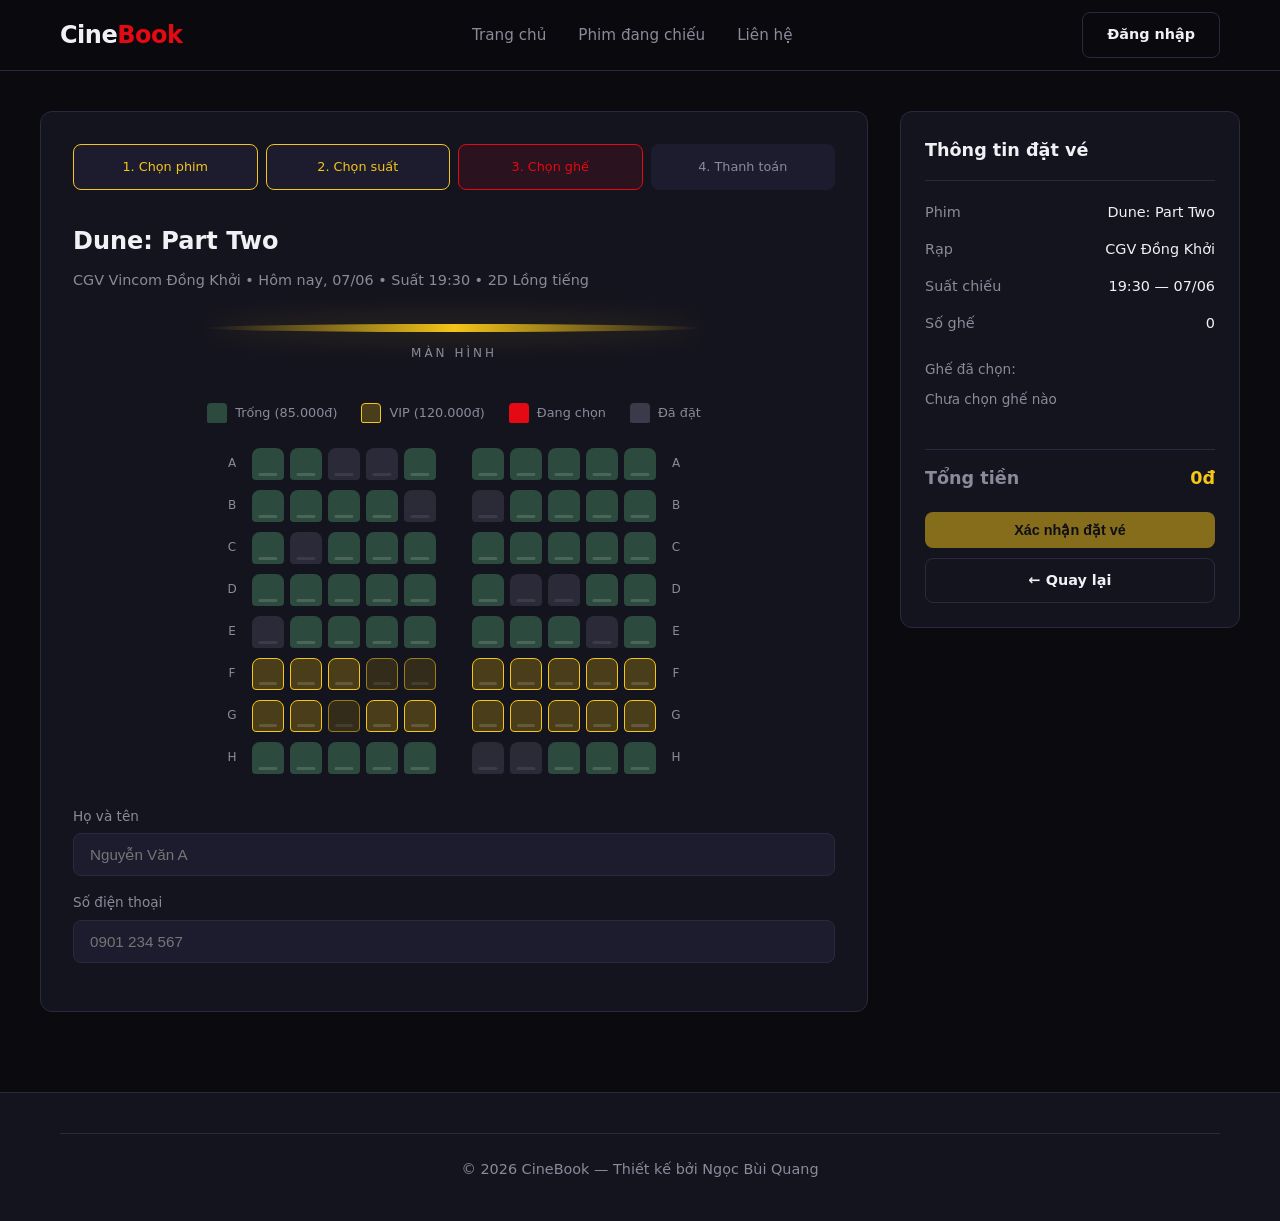
<file: booking.html>
<!DOCTYPE html>
<html lang="vi">
<head>
    <meta charset="UTF-8">
    <meta name="viewport" content="width=device-width, initial-scale=1.0">
    <title>Chọn ghế - CineBook</title>
    <link rel="stylesheet" href="css/style.css">
</head>
<body>

    <header class="header">
        <div class="container nav">
            <a href="index.html" class="logo">Cine<span>Book</span></a>
            <ul class="menu">
                <li><a href="index.html">Trang chủ</a></li>
                <li><a href="index.html#now-showing">Phim đang chiếu</a></li>
                <li><a href="contact.html">Liên hệ</a></li>
            </ul>
            <div class="nav-actions">
                <a href="login.html" class="btn btn-outline">Đăng nhập</a>
            </div>
        </div>
    </header>

    <div class="container booking-layout">

        <div class="booking-main">
            <div class="booking-steps">
                <div class="step done">1. Chọn phim</div>
                <div class="step done">2. Chọn suất</div>
                <div class="step active">3. Chọn ghế</div>
                <div class="step">4. Thanh toán</div>
            </div>

            <h2 style="margin-bottom: 8px;">Dune: Part Two</h2>
            <p style="color: var(--text-muted); margin-bottom: 32px; font-size: 0.9rem;">
                CGV Vincom Đồng Khởi • Hôm nay, 07/06 • Suất 19:30 • 2D Lồng tiếng
            </p>

            <div class="screen-area">
                <div class="screen"></div>
                <p class="screen-label">Màn hình</p>
            </div>

            <div class="seat-legend">
                <div class="legend-item">
                    <div class="legend-box available"></div>
                    <span>Trống (85.000đ)</span>
                </div>
                <div class="legend-item">
                    <div class="legend-box vip"></div>
                    <span>VIP (120.000đ)</span>
                </div>
                <div class="legend-item">
                    <div class="legend-box selected"></div>
                    <span>Đang chọn</span>
                </div>
                <div class="legend-item">
                    <div class="legend-box booked"></div>
                    <span>Đã đặt</span>
                </div>
            </div>

            <div class="seat-map" id="seatMap"></div>

            <div class="form-group">
                <label for="customerName">Họ và tên</label>
                <input type="text" id="customerName" placeholder="Nguyễn Văn A">
            </div>
            <div class="form-group">
                <label for="customerPhone">Số điện thoại</label>
                <input type="tel" id="customerPhone" placeholder="0901 234 567">
            </div>
        </div>

        <aside class="booking-sidebar">
            <h3>Thông tin đặt vé</h3>
            <div class="booking-info">
                <div class="info-row">
                    <span class="label">Phim</span>
                    <span class="value">Dune: Part Two</span>
                </div>
                <div class="info-row">
                    <span class="label">Rạp</span>
                    <span class="value">CGV Đồng Khởi</span>
                </div>
                <div class="info-row">
                    <span class="label">Suất chiếu</span>
                    <span class="value">19:30 — 07/06</span>
                </div>
                <div class="info-row">
                    <span class="label">Số ghế</span>
                    <span class="value" id="seatCount">0</span>
                </div>
            </div>

            <p style="font-size: 0.85rem; color: var(--text-muted); margin-bottom: 8px;">Ghế đã chọn:</p>
            <div class="selected-seats-list" id="selectedSeats">
                <span style="color: var(--text-muted)">Chưa chọn ghế nào</span>
            </div>

            <div class="info-row total">
                <span class="label">Tổng tiền</span>
                <span class="value" id="totalPrice">0đ</span>
            </div>

            <button class="btn btn-gold" id="confirmBtn" style="width: 100%; margin-top: 20px;" disabled>
                Xác nhận đặt vé
            </button>
            <a href="movie-detail.html" class="btn btn-outline" style="width: 100%; margin-top: 10px;">
                ← Quay lại
            </a>
        </aside>
    </div>

    <div class="modal-overlay" id="successModal">
        <div class="modal">
            <div class="modal-icon">🎬</div>
            <h2>Đặt vé thành công!</h2>
            <p id="modalSummary"></p>
            <div class="ticket-code" id="ticketCode">ABCD1234</div>
            <p style="font-size: 0.85rem;">Vui lòng đến rạp trước giờ chiếu 15 phút. Xuất trình mã vé tại quầy.</p>
            <button class="btn btn-primary" id="closeModal">Hoàn tất</button>
        </div>
    </div>

    <footer class="footer">
        <div class="container">
            <div class="footer-bottom">
                <p>© 2026 CineBook — Thiết kế bởi Ngọc Bùi Quang</p>
            </div>
        </div>
    </footer>

    <script src="js/booking.js"></script>
</body>
</html>
</file>
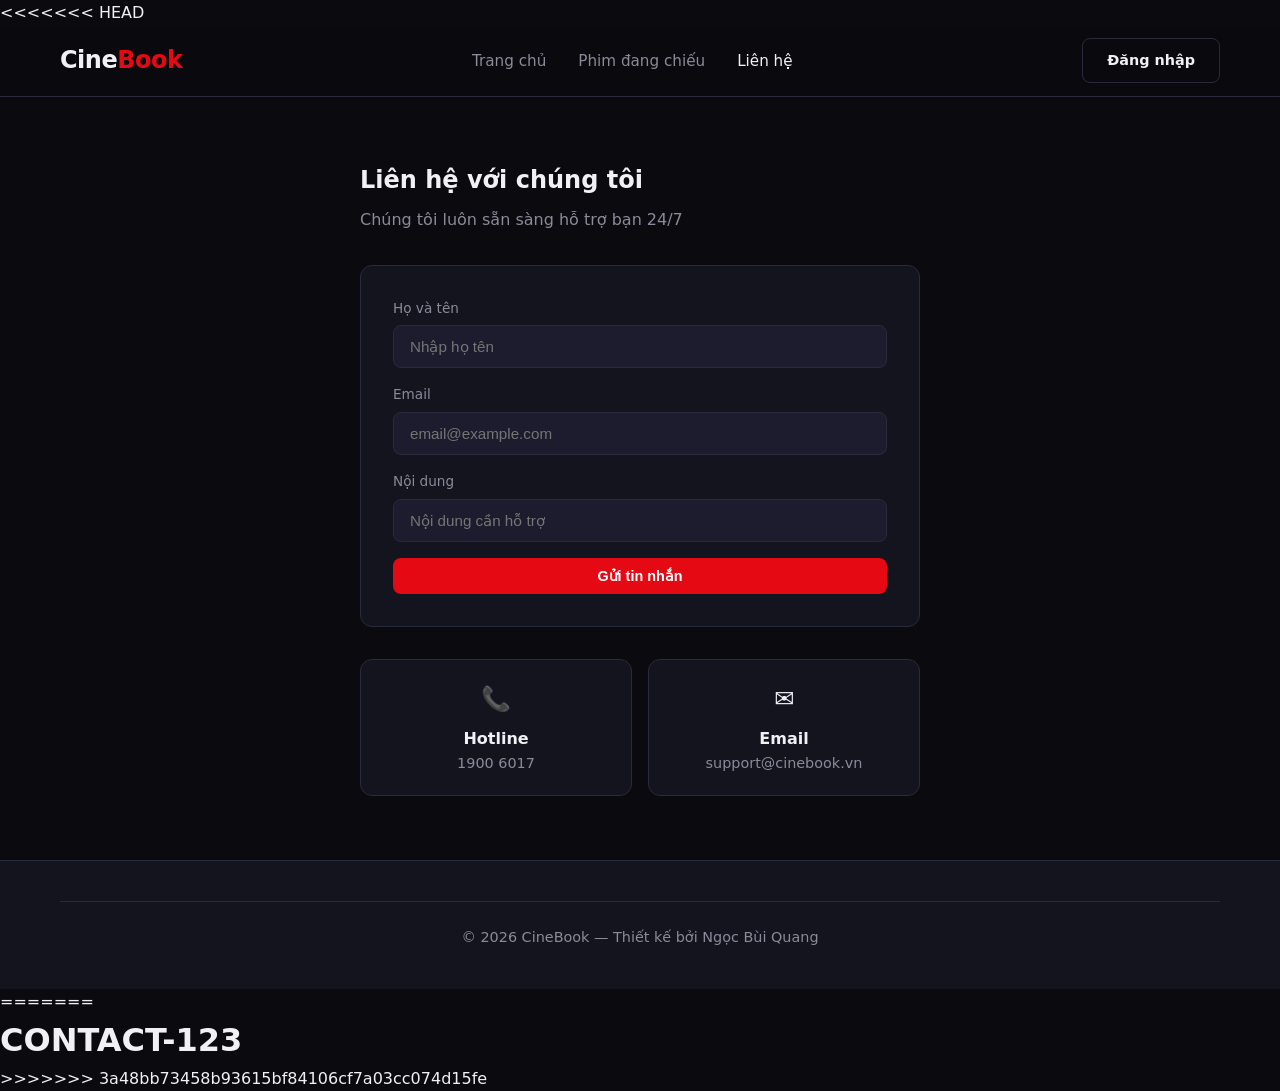
<file: contact.html>
<<<<<<< HEAD
<!DOCTYPE html>
<html lang="vi">
<head>
    <meta charset="UTF-8">
    <meta name="viewport" content="width=device-width, initial-scale=1.0">
    <title>Liên hệ - CineBook</title>
    <link rel="stylesheet" href="css/style.css">
</head>
<body>

    <header class="header">
        <div class="container nav">
            <a href="index.html" class="logo">Cine<span>Book</span></a>
            <ul class="menu">
                <li><a href="index.html">Trang chủ</a></li>
                <li><a href="index.html#now-showing">Phim đang chiếu</a></li>
                <li><a href="contact.html" class="active">Liên hệ</a></li>
            </ul>
            <div class="nav-actions">
                <a href="login.html" class="btn btn-outline">Đăng nhập</a>
            </div>
        </div>
    </header>

    <section class="section">
        <div class="container" style="max-width: 600px;">
            <h2 style="margin-bottom: 8px;">Liên hệ với chúng tôi</h2>
            <p style="color: var(--text-muted); margin-bottom: 32px;">Chúng tôi luôn sẵn sàng hỗ trợ bạn 24/7</p>

            <div style="background: var(--bg-card); border: 1px solid var(--border); border-radius: var(--radius); padding: 32px;">
                <div class="form-group">
                    <label for="name">Họ và tên</label>
                    <input type="text" id="name" placeholder="Nhập họ tên">
                </div>
                <div class="form-group">
                    <label for="email">Email</label>
                    <input type="email" id="email" placeholder="email@example.com">
                </div>
                <div class="form-group">
                    <label for="message">Nội dung</label>
                    <input type="text" id="message" placeholder="Nội dung cần hỗ trợ">
                </div>
                <button class="btn btn-primary" style="width: 100%;">Gửi tin nhắn</button>
            </div>

            <div style="margin-top: 32px; display: grid; grid-template-columns: 1fr 1fr; gap: 16px;">
                <div style="background: var(--bg-card); border: 1px solid var(--border); border-radius: var(--radius); padding: 20px; text-align: center;">
                    <p style="font-size: 1.5rem; margin-bottom: 8px;">📞</p>
                    <p style="font-weight: 600;">Hotline</p>
                    <p style="color: var(--text-muted); font-size: 0.9rem;">1900 6017</p>
                </div>
                <div style="background: var(--bg-card); border: 1px solid var(--border); border-radius: var(--radius); padding: 20px; text-align: center;">
                    <p style="font-size: 1.5rem; margin-bottom: 8px;">✉️</p>
                    <p style="font-weight: 600;">Email</p>
                    <p style="color: var(--text-muted); font-size: 0.9rem;">support@cinebook.vn</p>
                </div>
            </div>
        </div>
    </section>

    <footer class="footer">
        <div class="container">
            <div class="footer-bottom">
                <p>© 2026 CineBook — Thiết kế bởi Ngọc Bùi Quang</p>
            </div>
        </div>
    </footer>

</body>
=======
<!doctype html>
<html lang="en">
  <head>
    <meta charset="UTF-8" />
    <meta name="viewport" content="width=device-width, initial-scale=1.0" />
    <title>Document</title>
  </head>
  <body>
    <h1>CONTACT-123</h1>
  </body>
>>>>>>> 3a48bb73458b93615bf84106cf7a03cc074d15fe
</html>
</file>
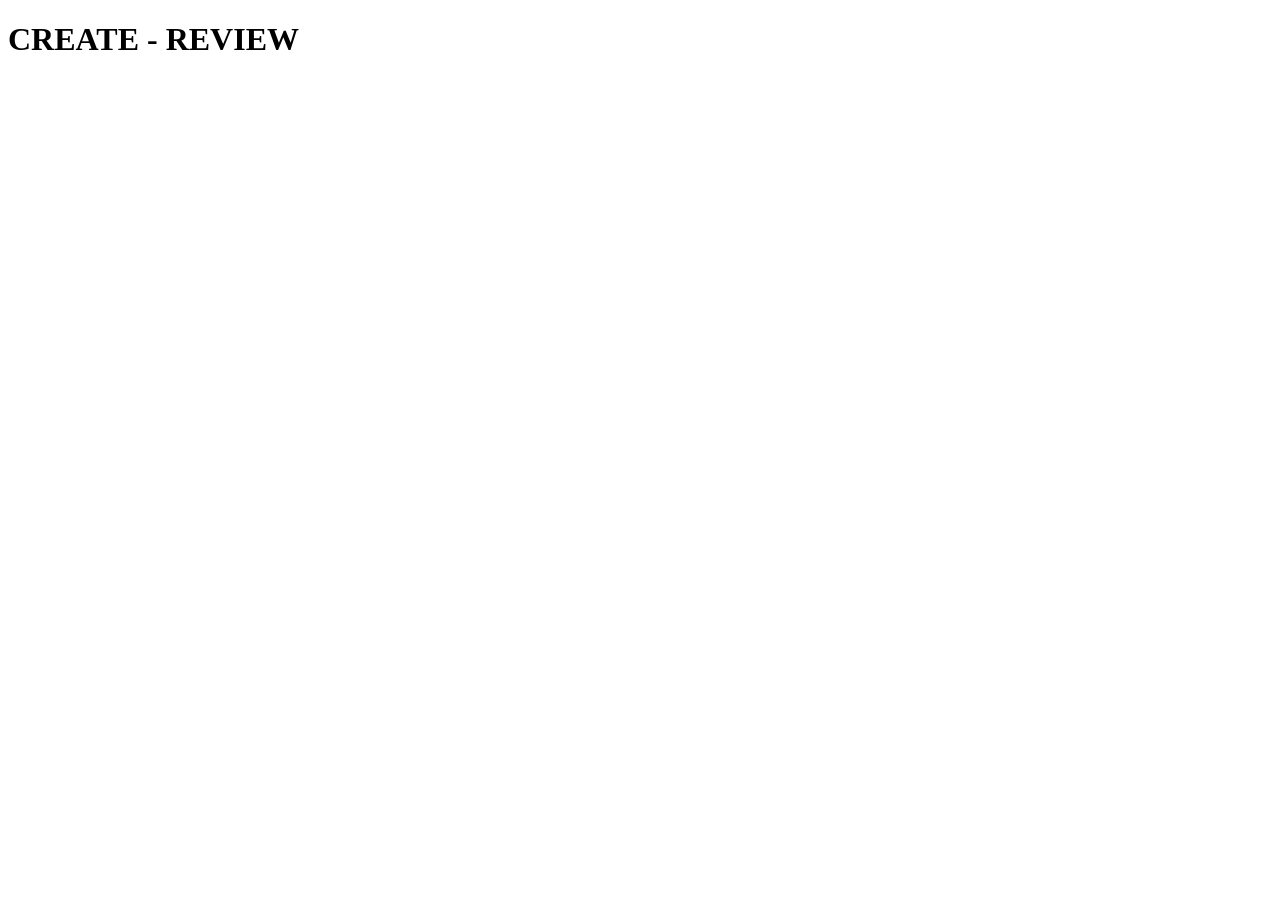
<file: create.html>
<!DOCTYPE html>
<html lang="en">
<head>
    <meta charset="UTF-8">
    <meta name="viewport" content="width=device-width, initial-scale=1.0">
    <title>Document</title>
</head>
<body>
    <h1>CREATE - REVIEW</h1>
</body>
</html>
</file>
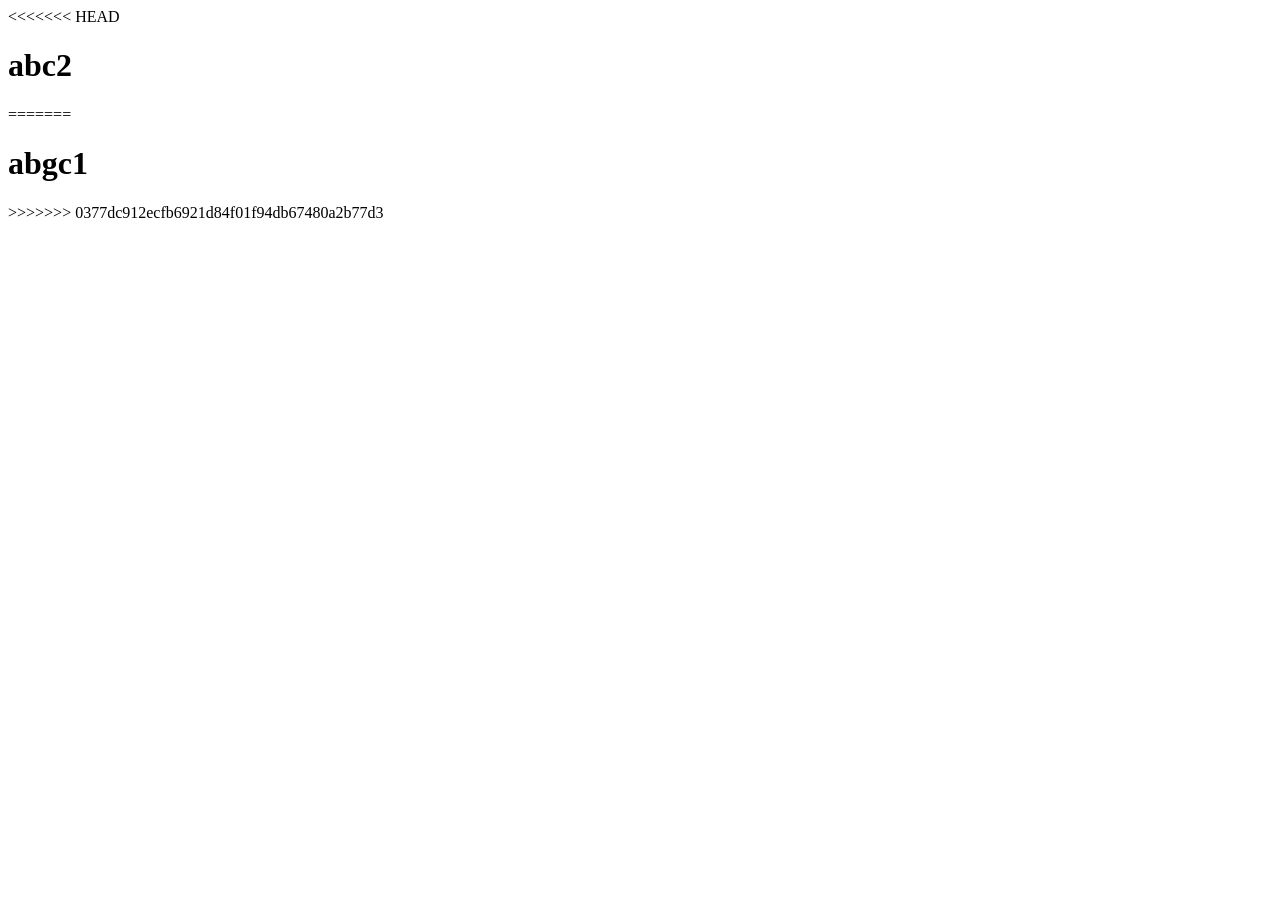
<file: edit.html>
<!DOCTYPE html>
<html lang="en">
<head>
    <meta charset="UTF-8">
    <meta name="viewport" content="width=device-width, initial-scale=1.0">
    <title>Document</title>
</head>
<body>
<<<<<<< HEAD
    <h1>abc2</h1>
=======
    <h1>abgc1</h1>
>>>>>>> 0377dc912ecfb6921d84f01f94db67480a2b77d3
</body>
</html>
</file>
<file: css/style.css>
/* ===== RESET & VARIABLES ===== */
*,
*::before,
*::after {
    box-sizing: border-box;
    margin: 0;
    padding: 0;
}

:root {
    --bg-dark: #0a0a0f;
    --bg-card: #14141f;
    --bg-elevated: #1c1c2e;
    --accent: #e50914;
    --accent-hover: #ff1a25;
    --gold: #f5c518;
    --text: #f0f0f5;
    --text-muted: #8a8a9a;
    --border: #2a2a3e;
    --seat-available: #2d4a3e;
    --seat-selected: #e50914;
    --seat-booked: #3a3a4a;
    --radius: 12px;
    --shadow: 0 8px 32px rgba(0, 0, 0, 0.4);
}

html {
    scroll-behavior: smooth;
}

body {
    font-family: "Segoe UI", system-ui, -apple-system, sans-serif;
    background: var(--bg-dark);
    color: var(--text);
    line-height: 1.6;
    min-height: 100vh;
}

a {
    color: inherit;
    text-decoration: none;
}

img {
    max-width: 100%;
    display: block;
}

.container {
    max-width: 1200px;
    margin: 0 auto;
    padding: 0 20px;
}

/* ===== HEADER ===== */
.header {
    position: sticky;
    top: 0;
    z-index: 100;
    background: rgba(10, 10, 15, 0.92);
    backdrop-filter: blur(12px);
    border-bottom: 1px solid var(--border);
}

.nav {
    display: flex;
    align-items: center;
    justify-content: space-between;
    height: 70px;
}

.logo {
    font-size: 1.5rem;
    font-weight: 800;
    letter-spacing: -0.5px;
}

.logo span {
    color: var(--accent);
}

.menu {
    display: flex;
    list-style: none;
    gap: 32px;
}

.menu a {
    font-size: 0.95rem;
    color: var(--text-muted);
    transition: color 0.2s;
}

.menu a:hover,
.menu a.active {
    color: var(--text);
}

.nav-actions {
    display: flex;
    gap: 12px;
    align-items: center;
}

.btn {
    display: inline-flex;
    align-items: center;
    justify-content: center;
    gap: 8px;
    padding: 10px 24px;
    border-radius: 8px;
    font-size: 0.9rem;
    font-weight: 600;
    border: none;
    cursor: pointer;
    transition: all 0.2s;
}

.btn-primary {
    background: var(--accent);
    color: #fff;
}

.btn-primary:hover {
    background: var(--accent-hover);
    transform: translateY(-1px);
}

.btn-outline {
    background: transparent;
    color: var(--text);
    border: 1px solid var(--border);
}

.btn-outline:hover {
    border-color: var(--text-muted);
    background: var(--bg-elevated);
}

.btn-gold {
    background: var(--gold);
    color: #0a0a0f;
}

.btn-gold:hover {
    filter: brightness(1.1);
}

.btn:disabled {
    opacity: 0.5;
    cursor: not-allowed;
    transform: none;
}

/* ===== HERO ===== */
.hero {
    position: relative;
    min-height: 520px;
    display: flex;
    align-items: center;
    overflow: hidden;
}

.hero-bg {
    position: absolute;
    inset: 0;
    background:
        linear-gradient(90deg, var(--bg-dark) 0%, transparent 50%, var(--bg-dark) 100%),
        linear-gradient(0deg, var(--bg-dark) 0%, transparent 40%),
        url("https://images.unsplash.com/photo-1489599849927-2ee91cede3ba?w=1600&q=80") center/cover;
    z-index: 0;
}

.hero .container {
    position: relative;
    z-index: 1;
    display: grid;
    grid-template-columns: 1fr 320px;
    gap: 48px;
    align-items: center;
    padding-top: 40px;
    padding-bottom: 40px;
}

.hero-badge {
    display: inline-block;
    background: var(--accent);
    color: #fff;
    font-size: 0.75rem;
    font-weight: 700;
    padding: 4px 12px;
    border-radius: 4px;
    margin-bottom: 16px;
    text-transform: uppercase;
    letter-spacing: 1px;
}

.hero h1 {
    font-size: 3rem;
    font-weight: 800;
    line-height: 1.15;
    margin-bottom: 16px;
}

.hero-meta {
    display: flex;
    flex-wrap: wrap;
    gap: 16px;
    color: var(--text-muted);
    font-size: 0.9rem;
    margin-bottom: 20px;
}

.hero-meta span {
    display: flex;
    align-items: center;
    gap: 6px;
}

.hero-desc {
    color: var(--text-muted);
    max-width: 560px;
    margin-bottom: 28px;
    font-size: 1rem;
}

.hero-actions {
    display: flex;
    gap: 12px;
    flex-wrap: wrap;
}

.hero-poster {
    border-radius: var(--radius);
    overflow: hidden;
    box-shadow: var(--shadow);
    aspect-ratio: 2/3;
    background: var(--bg-card);
}

.hero-poster img {
    width: 100%;
    height: 100%;
    object-fit: cover;
}

/* ===== SECTIONS ===== */
.section {
    padding: 64px 0;
}

.section-header {
    display: flex;
    align-items: center;
    justify-content: space-between;
    margin-bottom: 32px;
}

.section-header h2 {
    font-size: 1.75rem;
    font-weight: 700;
}

.section-header a {
    color: var(--accent);
    font-size: 0.9rem;
    font-weight: 600;
}

/* ===== MOVIE GRID ===== */
.movie-grid {
    display: grid;
    grid-template-columns: repeat(auto-fill, minmax(220px, 1fr));
    gap: 24px;
}

.movie-card {
    background: var(--bg-card);
    border-radius: var(--radius);
    overflow: hidden;
    border: 1px solid var(--border);
    transition: transform 0.25s, box-shadow 0.25s;
}

.movie-card:hover {
    transform: translateY(-6px);
    box-shadow: var(--shadow);
    border-color: transparent;
}

.movie-poster {
    position: relative;
    aspect-ratio: 2/3;
    overflow: hidden;
}

.movie-poster img {
    width: 100%;
    height: 100%;
    object-fit: cover;
    transition: transform 0.4s;
}

.movie-card:hover .movie-poster img {
    transform: scale(1.05);
}

.movie-rating {
    position: absolute;
    top: 12px;
    right: 12px;
    background: rgba(0, 0, 0, 0.75);
    color: var(--gold);
    font-weight: 700;
    font-size: 0.85rem;
    padding: 4px 10px;
    border-radius: 6px;
}

.movie-info {
    padding: 16px;
}

.movie-info h3 {
    font-size: 1rem;
    font-weight: 600;
    margin-bottom: 6px;
    white-space: nowrap;
    overflow: hidden;
    text-overflow: ellipsis;
}

.movie-info .genre {
    color: var(--text-muted);
    font-size: 0.8rem;
    margin-bottom: 12px;
}

.movie-info .btn {
    width: 100%;
    padding: 8px;
    font-size: 0.85rem;
}

/* ===== SHOWTIME TAGS ===== */
.showtime-list {
    display: flex;
    flex-wrap: wrap;
    gap: 10px;
}

.showtime-tag {
    padding: 8px 16px;
    background: var(--bg-elevated);
    border: 1px solid var(--border);
    border-radius: 8px;
    font-size: 0.85rem;
    cursor: pointer;
    transition: all 0.2s;
}

.showtime-tag:hover,
.showtime-tag.active {
    border-color: var(--accent);
    background: rgba(229, 9, 20, 0.15);
    color: var(--accent);
}

/* ===== BOOKING PAGE ===== */
.booking-layout {
    display: grid;
    grid-template-columns: 1fr 340px;
    gap: 32px;
    padding: 40px 0 80px;
    align-items: start;
}

.booking-main {
    background: var(--bg-card);
    border-radius: var(--radius);
    border: 1px solid var(--border);
    padding: 32px;
}

.booking-steps {
    display: flex;
    gap: 8px;
    margin-bottom: 32px;
}

.step {
    flex: 1;
    text-align: center;
    padding: 12px;
    background: var(--bg-elevated);
    border-radius: 8px;
    font-size: 0.8rem;
    color: var(--text-muted);
    border: 1px solid transparent;
}

.step.active {
    border-color: var(--accent);
    color: var(--accent);
    background: rgba(229, 9, 20, 0.1);
}

.step.done {
    color: var(--gold);
    border-color: var(--gold);
}

/* ===== CINEMA SCREEN ===== */
.screen-area {
    text-align: center;
    margin-bottom: 40px;
}

.screen {
    width: 80%;
    max-width: 500px;
    height: 8px;
    margin: 0 auto 12px;
    background: linear-gradient(90deg, transparent, var(--gold), transparent);
    border-radius: 50%;
    box-shadow: 0 0 30px rgba(245, 197, 24, 0.3);
}

.screen-label {
    font-size: 0.75rem;
    color: var(--text-muted);
    letter-spacing: 3px;
    text-transform: uppercase;
}

/* ===== SEAT MAP ===== */
.seat-map {
    display: flex;
    flex-direction: column;
    gap: 10px;
    align-items: center;
    margin-bottom: 32px;
}

.seat-row {
    display: flex;
    align-items: center;
    gap: 8px;
}

.row-label {
    width: 24px;
    font-size: 0.75rem;
    color: var(--text-muted);
    text-align: center;
}

.seats-group {
    display: flex;
    gap: 6px;
}

.seat-gap {
    width: 24px;
}

.seat {
    width: 32px;
    height: 32px;
    border-radius: 8px 8px 4px 4px;
    border: none;
    cursor: pointer;
    transition: all 0.15s;
    background: var(--seat-available);
    position: relative;
}

.seat::after {
    content: "";
    position: absolute;
    bottom: 4px;
    left: 50%;
    transform: translateX(-50%);
    width: 60%;
    height: 3px;
    background: rgba(255, 255, 255, 0.15);
    border-radius: 2px;
}

.seat:hover:not(.booked):not(.selected) {
    background: #3d6b5a;
    transform: scale(1.1);
}

.seat.selected {
    background: var(--seat-selected);
    box-shadow: 0 0 12px rgba(229, 9, 20, 0.5);
}

.seat.booked {
    background: var(--seat-booked);
    cursor: not-allowed;
    opacity: 0.6;
}

.seat.vip {
    background: #4a3d1a;
    border: 1px solid var(--gold);
}

.seat.vip.selected {
    background: var(--gold);
    color: #0a0a0f;
}

/* ===== SEAT LEGEND ===== */
.seat-legend {
    display: flex;
    justify-content: center;
    gap: 24px;
    flex-wrap: wrap;
    margin-bottom: 24px;
}

.legend-item {
    display: flex;
    align-items: center;
    gap: 8px;
    font-size: 0.8rem;
    color: var(--text-muted);
}

.legend-box {
    width: 20px;
    height: 20px;
    border-radius: 4px 4px 2px 2px;
}

.legend-box.available { background: var(--seat-available); }
.legend-box.selected { background: var(--seat-selected); }
.legend-box.booked { background: var(--seat-booked); }
.legend-box.vip { background: #4a3d1a; border: 1px solid var(--gold); }

/* ===== BOOKING SIDEBAR ===== */
.booking-sidebar {
    position: sticky;
    top: 90px;
    background: var(--bg-card);
    border-radius: var(--radius);
    border: 1px solid var(--border);
    padding: 24px;
}

.booking-sidebar h3 {
    font-size: 1.1rem;
    margin-bottom: 20px;
    padding-bottom: 16px;
    border-bottom: 1px solid var(--border);
}

.booking-info {
    display: flex;
    flex-direction: column;
    gap: 14px;
    margin-bottom: 24px;
}

.info-row {
    display: flex;
    justify-content: space-between;
    font-size: 0.9rem;
}

.info-row .label {
    color: var(--text-muted);
}

.info-row.total {
    font-size: 1.1rem;
    font-weight: 700;
    padding-top: 14px;
    border-top: 1px solid var(--border);
}

.info-row.total .value {
    color: var(--gold);
}

.selected-seats-list {
    min-height: 40px;
    color: var(--text-muted);
    font-size: 0.85rem;
    margin-bottom: 20px;
}

.selected-seats-list .seat-chip {
    display: inline-block;
    background: rgba(229, 9, 20, 0.2);
    color: var(--accent);
    padding: 4px 10px;
    border-radius: 6px;
    margin: 4px 4px 0 0;
    font-size: 0.8rem;
    font-weight: 600;
}

/* ===== MOVIE DETAIL ===== */
.movie-detail {
    padding: 40px 0 80px;
}

.detail-grid {
    display: grid;
    grid-template-columns: 300px 1fr;
    gap: 48px;
}

.detail-poster {
    border-radius: var(--radius);
    overflow: hidden;
    box-shadow: var(--shadow);
}

.detail-poster img {
    width: 100%;
    aspect-ratio: 2/3;
    object-fit: cover;
}

.detail-content h1 {
    font-size: 2.5rem;
    font-weight: 800;
    margin-bottom: 16px;
}

.detail-meta {
    display: flex;
    flex-wrap: wrap;
    gap: 20px;
    margin-bottom: 24px;
    color: var(--text-muted);
    font-size: 0.9rem;
}

.detail-desc {
    color: var(--text-muted);
    line-height: 1.8;
    margin-bottom: 32px;
}

.detail-section {
    margin-bottom: 32px;
}

.detail-section h3 {
    font-size: 1.1rem;
    margin-bottom: 16px;
}

.date-tabs {
    display: flex;
    gap: 10px;
    margin-bottom: 20px;
    overflow-x: auto;
    padding-bottom: 4px;
}

.date-tab {
    flex-shrink: 0;
    padding: 12px 20px;
    background: var(--bg-elevated);
    border: 1px solid var(--border);
    border-radius: 8px;
    text-align: center;
    cursor: pointer;
    transition: all 0.2s;
    min-width: 80px;
}

.date-tab .day {
    font-size: 0.75rem;
    color: var(--text-muted);
}

.date-tab .date {
    font-weight: 700;
    font-size: 1.1rem;
}

.date-tab.active {
    border-color: var(--accent);
    background: rgba(229, 9, 20, 0.1);
}

.cinema-block {
    background: var(--bg-elevated);
    border-radius: var(--radius);
    padding: 20px;
    margin-bottom: 16px;
}

.cinema-block h4 {
    font-size: 0.95rem;
    margin-bottom: 12px;
    color: var(--gold);
}

/* ===== MODAL ===== */
.modal-overlay {
    position: fixed;
    inset: 0;
    background: rgba(0, 0, 0, 0.75);
    display: flex;
    align-items: center;
    justify-content: center;
    z-index: 200;
    opacity: 0;
    visibility: hidden;
    transition: all 0.3s;
}

.modal-overlay.show {
    opacity: 1;
    visibility: visible;
}

.modal {
    background: var(--bg-card);
    border-radius: var(--radius);
    border: 1px solid var(--border);
    padding: 40px;
    max-width: 440px;
    width: 90%;
    text-align: center;
    transform: scale(0.9);
    transition: transform 0.3s;
}

.modal-overlay.show .modal {
    transform: scale(1);
}

.modal-icon {
    font-size: 4rem;
    margin-bottom: 16px;
}

.modal h2 {
    font-size: 1.5rem;
    margin-bottom: 12px;
}

.modal p {
    color: var(--text-muted);
    margin-bottom: 24px;
    font-size: 0.95rem;
}

.ticket-code {
    background: var(--bg-elevated);
    border: 2px dashed var(--gold);
    border-radius: 8px;
    padding: 16px;
    font-size: 1.5rem;
    font-weight: 800;
    letter-spacing: 4px;
    color: var(--gold);
    margin-bottom: 24px;
}

/* ===== FOOTER ===== */
.footer {
    background: var(--bg-card);
    border-top: 1px solid var(--border);
    padding: 40px 0;
    margin-top: auto;
}

.footer-grid {
    display: grid;
    grid-template-columns: 2fr 1fr 1fr;
    gap: 40px;
    margin-bottom: 32px;
}

.footer h4 {
    font-size: 1rem;
    margin-bottom: 16px;
}

.footer p,
.footer li {
    color: var(--text-muted);
    font-size: 0.9rem;
}

.footer ul {
    list-style: none;
}

.footer ul li {
    margin-bottom: 8px;
}

.footer ul a:hover {
    color: var(--accent);
}

.footer-bottom {
    text-align: center;
    padding-top: 24px;
    border-top: 1px solid var(--border);
    color: var(--text-muted);
    font-size: 0.85rem;
}

/* ===== PROMO BANNER ===== */
.promo-banner {
    background: linear-gradient(135deg, #1a0a0a, #2d1010);
    border: 1px solid rgba(229, 9, 20, 0.3);
    border-radius: var(--radius);
    padding: 32px 40px;
    display: flex;
    align-items: center;
    justify-content: space-between;
    gap: 24px;
}

.promo-banner h3 {
    font-size: 1.4rem;
    margin-bottom: 8px;
}

.promo-banner p {
    color: var(--text-muted);
    font-size: 0.9rem;
}

.promo-code {
    background: var(--accent);
    padding: 8px 16px;
    border-radius: 6px;
    font-weight: 700;
    font-size: 1.1rem;
    letter-spacing: 2px;
}

/* ===== FORM ===== */
.form-group {
    margin-bottom: 16px;
    text-align: left;
}

.form-group label {
    display: block;
    font-size: 0.85rem;
    color: var(--text-muted);
    margin-bottom: 6px;
}

.form-group input,
.form-group select {
    width: 100%;
    padding: 12px 16px;
    background: var(--bg-elevated);
    border: 1px solid var(--border);
    border-radius: 8px;
    color: var(--text);
    font-size: 0.95rem;
    outline: none;
    transition: border-color 0.2s;
}

.form-group input:focus,
.form-group select:focus {
    border-color: var(--accent);
}

/* ===== RESPONSIVE ===== */
@media (max-width: 900px) {
    .hero .container {
        grid-template-columns: 1fr;
    }

    .hero-poster {
        display: none;
    }

    .hero h1 {
        font-size: 2rem;
    }

    .booking-layout,
    .detail-grid {
        grid-template-columns: 1fr;
    }

    .booking-sidebar {
        position: static;
    }

    .footer-grid {
        grid-template-columns: 1fr;
    }

    .menu {
        display: none;
    }

    .promo-banner {
        flex-direction: column;
        text-align: center;
    }
}

@media (max-width: 480px) {
    .seat {
        width: 26px;
        height: 26px;
    }

    .seat-gap {
        width: 16px;
    }
}
</file>
